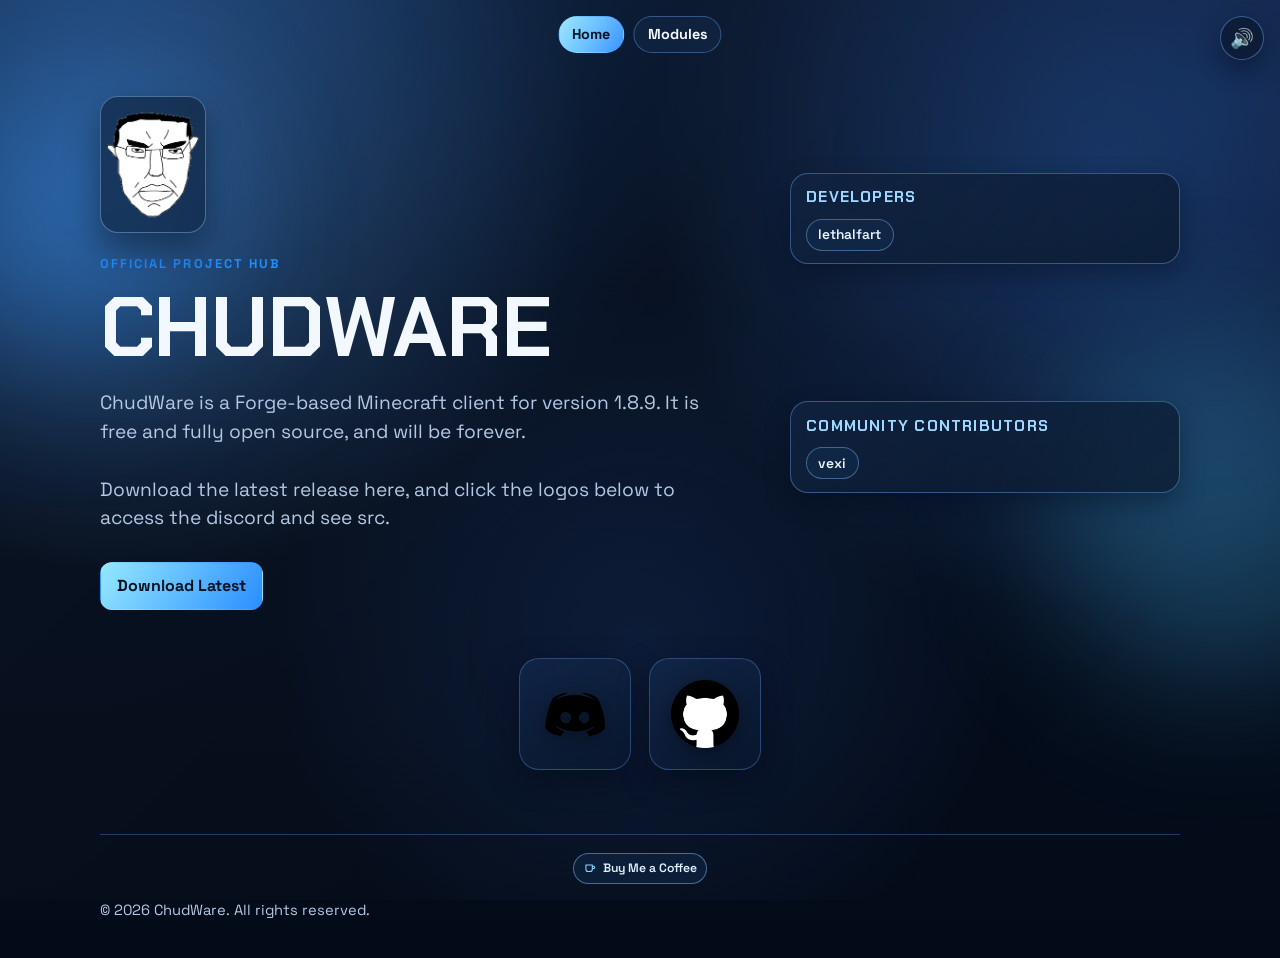
<file: index.html>
<!doctype html>
<html lang="en">
  <head>
    <meta charset="UTF-8" />
    <meta name="viewport" content="width=device-width, initial-scale=1.0" />
    <title>ChudWare</title>
    <meta
      name="description"
      content="Official ChudWare portal: download releases, join Discord, and explore source code."
    />
    <link rel="preconnect" href="https://fonts.googleapis.com" />
    <link rel="preconnect" href="https://fonts.gstatic.com" crossorigin />
    <link
      href="https://fonts.googleapis.com/css2?family=Chakra+Petch:wght@400;500;600;700&family=Space+Grotesk:wght@400;500;700&display=swap"
      rel="stylesheet"
    />
    <link rel="icon" type="image/png" href="favicon.png" />
    <link rel="stylesheet" href="styles.css" />
  </head>
  <body>
    <audio id="bg-music" loop autoplay playsinline preload="auto">
      <source src="background-music.mp3" type="audio/mpeg" />
    </audio>

    <button
      id="music-toggle"
      class="music-toggle"
      type="button"
      aria-label="Mute background music"
      title="Mute background music"
    >
      <span id="music-icon" aria-hidden="true">🔊</span>
    </button>

    <div class="bg-grid" aria-hidden="true"></div>
    <div class="rain" aria-hidden="true"></div>
    <div class="glow glow-one" aria-hidden="true"></div>
    <div class="glow glow-two" aria-hidden="true"></div>

    <header class="hero wrap">
      <nav class="tabs" aria-label="Primary">
        <a class="tab-link active" href="index.html">Home</a>
        <a class="tab-link" href="modules.html">Modules</a>
      </nav>
      <img class="logo" src="logo.png" alt="ChudWare logo" />
      <p class="eyebrow">Official Project Hub</p>
      <h1>ChudWare</h1>
      <p class="hero-copy">
        ChudWare is a Forge-based Minecraft client for version 1.8.9. It is free and
        fully open source, and will be forever.
      </p>
      <p class="hero-copy">
        Download the latest release here, and click the logos below to access the discord and see src.
      </p>
      <a id="primary-download" class="btn btn-primary" href="#" target="_blank" rel="noopener noreferrer">
        Download Latest
      </a>

      <div class="hero-side">
        <section class="devs-card" aria-label="Developers">
          <p class="devs-title">Developers</p>
          <div class="devs-list">
            <span class="dev-pill">lethalfart</span>
          </div>
        </section>

        <section class="devs-card" aria-label="Community Contributors">
          <p class="devs-title">Community Contributors</p>
          <div class="devs-list">
            <span class="dev-pill">vexi</span>
          </div>
        </section>
      </div>
    </header>

    <main class="wrap logo-links">
      <a class="logo-link" id="discord-logo-link" href="#" target="_blank" rel="noopener noreferrer" aria-label="Join ChudWare Discord">
        <img src="discord-black-icon-1.png" alt="Discord logo" />
      </a>
      <a class="logo-link" id="source-logo-link" href="#" target="_blank" rel="noopener noreferrer" aria-label="View ChudWare source code">
        <img src="sourcelogo.png" alt="Source code logo" />
      </a>
    </main>

    <footer class="wrap footer">
      <div class="footer-support">
        <a
          class="support-mini"
          href="https://buymeacoffee.com/lethalfart"
          target="_blank"
          rel="noopener noreferrer"
        >
          <svg class="support-mini-icon" viewBox="0 0 24 24" aria-hidden="true">
            <path d="M5 7h11v7a4 4 0 0 1-4 4H9a4 4 0 0 1-4-4V7Z" />
            <path d="M16 9h2a2 2 0 1 1 0 4h-2" />
          </svg>
          <span>Buy Me a Coffee</span>
        </a>
      </div>
      <p>© <span id="year"></span> ChudWare. All rights reserved.</p>
    </footer>

    <script src="script.js"></script>
  </body>
</html>
</file>
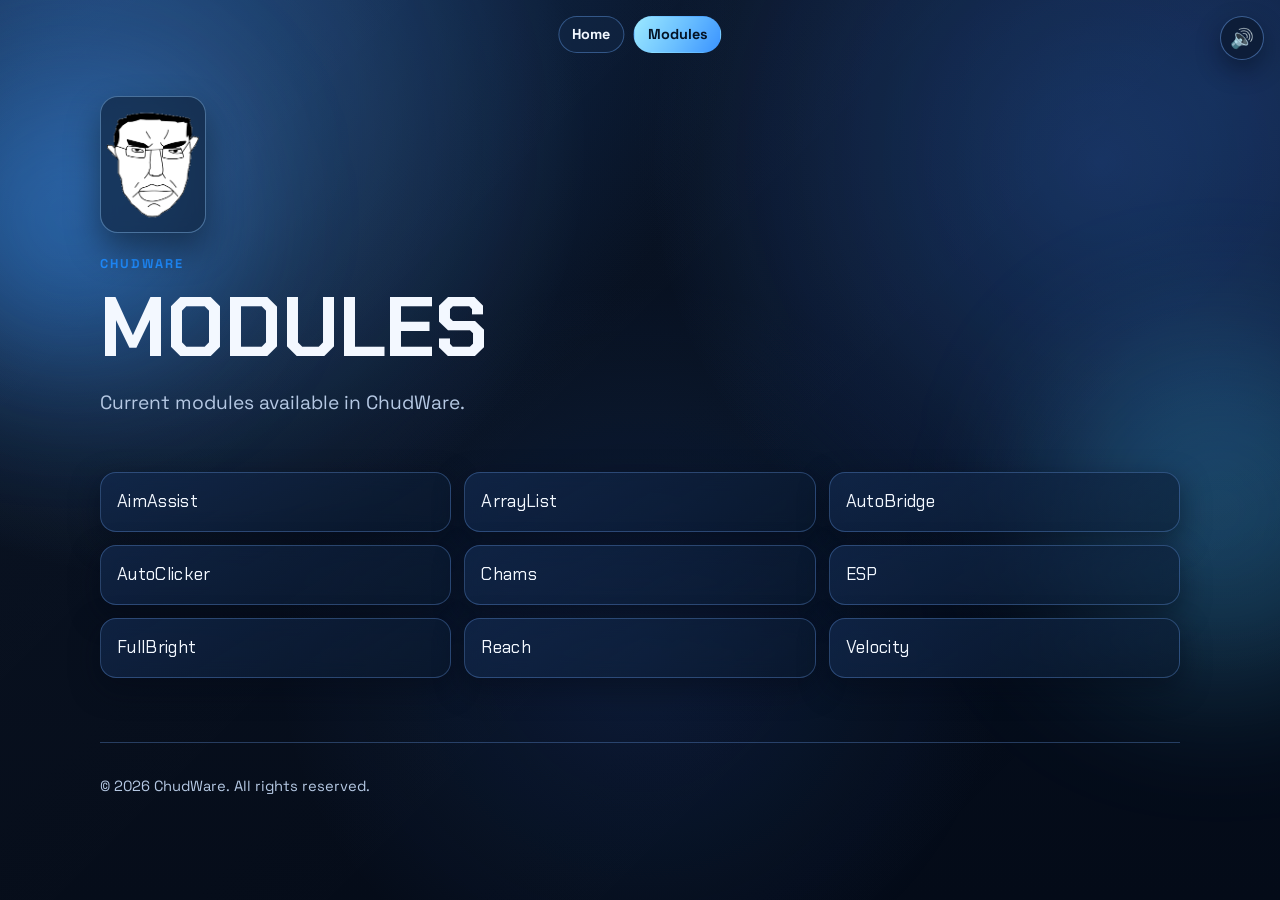
<file: modules.html>
<!doctype html>
<html lang="en">
  <head>
    <meta charset="UTF-8" />
    <meta name="viewport" content="width=device-width, initial-scale=1.0" />
    <title>ChudWare Modules</title>
    <meta
      name="description"
      content="ChudWare module list: AimAssist, AutoClicker, ESP, FullBright, and more."
    />
    <link rel="preconnect" href="https://fonts.googleapis.com" />
    <link rel="preconnect" href="https://fonts.gstatic.com" crossorigin />
    <link
      href="https://fonts.googleapis.com/css2?family=Chakra+Petch:wght@400;500;600;700&family=Space+Grotesk:wght@400;500;700&display=swap"
      rel="stylesheet"
    />
    <link rel="icon" type="image/png" href="favicon.png" />
    <link rel="stylesheet" href="styles.css" />
  </head>
  <body>
    <audio id="bg-music" loop autoplay playsinline preload="auto">
      <source src="background-music.mp3" type="audio/mpeg" />
    </audio>

    <button
      id="music-toggle"
      class="music-toggle"
      type="button"
      aria-label="Mute background music"
      title="Mute background music"
    >
      <span id="music-icon" aria-hidden="true">🔊</span>
    </button>

    <div class="bg-grid" aria-hidden="true"></div>
    <div class="rain" aria-hidden="true"></div>
    <div class="glow glow-one" aria-hidden="true"></div>
    <div class="glow glow-two" aria-hidden="true"></div>

    <header class="hero wrap modules-page">
      <nav class="tabs" aria-label="Primary">
        <a class="tab-link" href="index.html">Home</a>
        <a class="tab-link active" href="modules.html">Modules</a>
      </nav>
      <img class="logo" src="logo.png" alt="ChudWare logo" />
      <p class="eyebrow">ChudWare</p>
      <h1>Modules</h1>
      <p class="hero-copy">Current modules available in ChudWare.</p>
    </header>

    <main class="wrap modules-list" aria-label="Module list">
      <div class="module-chip">AimAssist</div>
      <div class="module-chip">ArrayList</div>
      <div class="module-chip">AutoBridge</div>
      <div class="module-chip">AutoClicker</div>
      <div class="module-chip">Chams</div>
      <div class="module-chip">ESP</div>
      <div class="module-chip">FullBright</div>
      <div class="module-chip">Reach</div>
      <div class="module-chip">Velocity</div>
    </main>

    <footer class="wrap footer">
      <p>© <span id="year"></span> ChudWare. All rights reserved.</p>
    </footer>

    <script src="script.js"></script>
  </body>
</html>
</file>
<file: styles.css>
:root {
  --bg: #061123;
  --bg-deep: #040b18;
  --panel: rgba(14, 30, 56, 0.68);
  --panel-border: rgba(116, 173, 255, 0.3);
  --text: #f3f8ff;
  --muted: #b5c8e3;
  --accent: #60d6ff;
  --accent-2: #1f8cff;
  --shadow: rgba(3, 10, 24, 0.5);
}

* {
  box-sizing: border-box;
}

body {
  margin: 0;
  min-height: 100vh;
  color: var(--text);
  background: radial-gradient(circle at 8% -10%, #103469 0%, transparent 42%),
    radial-gradient(circle at 95% 10%, #0f2143 0%, transparent 40%),
    linear-gradient(180deg, var(--bg) 0%, var(--bg-deep) 100%);
  font-family: "Space Grotesk", sans-serif;
  line-height: 1.5;
  overflow-x: hidden;
  position: relative;
}

.music-toggle {
  position: fixed;
  top: 1rem;
  right: 1rem;
  z-index: 10;
  width: 44px;
  height: 44px;
  border: 1px solid rgba(116, 173, 255, 0.45);
  border-radius: 999px;
  background: rgba(11, 25, 47, 0.75);
  color: var(--text);
  display: grid;
  place-items: center;
  cursor: pointer;
  font-size: 1.2rem;
  box-shadow: 0 10px 24px rgba(3, 10, 24, 0.45);
  backdrop-filter: blur(8px);
  transition: background-color 180ms ease, border-color 180ms ease, transform 180ms ease;
}

.music-toggle:hover {
  background: rgba(23, 49, 85, 0.9);
  border-color: #a6dbff;
  transform: translateY(-1px);
}

.music-toggle:focus-visible {
  outline: 2px solid #9ce9ff;
  outline-offset: 2px;
}

.bg-grid {
  position: fixed;
  inset: 0;
  background:
    radial-gradient(circle at 12% 16%, rgba(124, 190, 255, 0.26), transparent 32%),
    radial-gradient(circle at 86% 18%, rgba(72, 140, 255, 0.22), transparent 34%),
    radial-gradient(circle at 50% 72%, rgba(62, 118, 220, 0.14), transparent 40%),
    linear-gradient(135deg, rgba(255, 255, 255, 0.03), rgba(255, 255, 255, 0));
  filter: saturate(118%);
  opacity: 0.9;
  pointer-events: none;
  z-index: 0;
  animation: bg-drift 12s ease-in-out infinite alternate;
}

.rain {
  position: fixed;
  inset: 0;
  pointer-events: none;
  z-index: 0;
  overflow: hidden;
}

.rain-drop {
  position: absolute;
  top: -20%;
  width: 1px;
  height: 64px;
  background: linear-gradient(
    to bottom,
    rgba(255, 255, 255, 0),
    rgba(255, 255, 255, 0.85) 45%,
    rgba(255, 255, 255, 0)
  );
  opacity: 0.45;
  animation-name: drop-fall;
  animation-timing-function: linear;
  animation-iteration-count: infinite;
}

.glow {
  position: fixed;
  border-radius: 999px;
  filter: blur(70px);
  pointer-events: none;
  z-index: 0;
}

.glow-one {
  width: 280px;
  height: 280px;
  left: -70px;
  top: 80px;
  background: rgba(56, 150, 255, 0.4);
}

.glow-two {
  width: 340px;
  height: 340px;
  right: -110px;
  top: 340px;
  background: rgba(74, 194, 255, 0.25);
}

.wrap {
  width: min(1080px, 90vw);
  margin: 0 auto;
}

.hero {
  padding: 6rem 0 3rem;
  position: relative;
  z-index: 1;
}

.tabs {
  display: flex;
  gap: 0.55rem;
  margin-bottom: 1.15rem;
  position: fixed;
  top: 1rem;
  left: 50%;
  transform: translateX(-50%);
  z-index: 10;
}

.tab-link {
  text-decoration: none;
  color: var(--text);
  border: 1px solid rgba(110, 174, 255, 0.38);
  background: rgba(18, 40, 70, 0.62);
  padding: 0.42rem 0.82rem;
  border-radius: 999px;
  font-weight: 700;
  font-size: 0.9rem;
  transition: background-color 180ms ease, border-color 180ms ease, transform 180ms ease;
}

.tab-link:hover {
  transform: translateY(-1px);
  border-color: #a6dbff;
  background: rgba(32, 67, 113, 0.82);
}

.tab-link.active {
  color: #041326;
  border-color: transparent;
  background: linear-gradient(120deg, #9ce9ff, #6bc0ff 52%, #3a93ff);
}

.logo {
  width: clamp(72px, 9vw, 106px);
  height: auto;
  border-radius: 18px;
  border: 1px solid rgba(151, 206, 255, 0.4);
  box-shadow: 0 16px 34px rgba(0, 0, 0, 0.42);
  margin-bottom: 0.9rem;
  background: rgba(13, 29, 53, 0.6);
  padding: 0.35rem;
  backdrop-filter: blur(8px);
}

.eyebrow {
  margin: 0;
  color: var(--accent-2);
  text-transform: uppercase;
  letter-spacing: 0.16em;
  font-weight: 700;
  font-size: 0.8rem;
}

h1,
h2 {
  font-family: "Chakra Petch", sans-serif;
  line-height: 1.1;
  margin: 0;
}

h1 {
  margin-top: 0.5rem;
  font-size: clamp(2.4rem, 10vw, 5.2rem);
  text-transform: uppercase;
}

.hero-copy {
  max-width: 640px;
  color: var(--muted);
  margin: 1rem 0 1.8rem;
  font-size: clamp(1rem, 2.4vw, 1.2rem);
}

.hero-side {
  margin-top: 1.15rem;
  display: grid;
  grid-template-columns: 1fr;
  gap: 0.9rem;
}

.devs-card {
  padding: 0.78rem 0.95rem;
  border: 1px solid rgba(116, 173, 255, 0.4);
  border-radius: 18px;
  background: linear-gradient(146deg, rgba(16, 35, 64, 0.85), rgba(10, 24, 44, 0.7));
  box-shadow: 0 10px 24px rgba(3, 10, 24, 0.35);
  backdrop-filter: blur(8px);
}

.devs-title {
  margin: 0;
  font-family: "Chakra Petch", sans-serif;
  font-size: 0.95rem;
  font-weight: 700;
  letter-spacing: 0.08em;
  text-transform: uppercase;
  color: #9ed7ff;
}

.devs-list {
  margin-top: 0.6rem;
  display: flex;
  flex-wrap: wrap;
  gap: 0.5rem;
}

.dev-pill {
  display: inline-flex;
  align-items: center;
  min-height: 30px;
  padding: 0.3rem 0.7rem;
  border-radius: 999px;
  border: 1px solid rgba(142, 198, 255, 0.4);
  background: rgba(18, 42, 74, 0.7);
  color: #e8f3ff;
  font-size: 0.86rem;
  font-weight: 600;
}

.support-mini {
  display: inline-flex;
  align-items: center;
  gap: 0.36rem;
  text-decoration: none;
  color: #dff3ff;
  padding: 0.34rem 0.56rem;
  border-radius: 999px;
  border: 1px solid rgba(145, 205, 255, 0.45);
  background: rgba(16, 37, 66, 0.66);
  font-size: 0.76rem;
  font-weight: 600;
  transition: transform 180ms ease, border-color 180ms ease, background-color 180ms ease;
}

.support-mini:hover {
  transform: translateY(-1px);
  border-color: #b8e5ff;
  background: rgba(28, 58, 99, 0.86);
}

.support-mini-icon {
  width: 14px;
  height: 14px;
  stroke: #86daff;
  stroke-width: 1.8;
  fill: none;
  stroke-linecap: round;
  stroke-linejoin: round;
}

.logo-links {
  display: flex;
  align-items: center;
  justify-content: center;
  gap: 1.1rem;
  padding-bottom: 4rem;
  flex-wrap: wrap;
  position: relative;
  z-index: 1;
}

.modules-page {
  padding-bottom: 1.6rem;
}

.modules-list {
  position: relative;
  z-index: 1;
  display: grid;
  grid-template-columns: repeat(3, minmax(0, 1fr));
  gap: 0.8rem;
  padding-bottom: 4rem;
}

.module-chip {
  background: linear-gradient(148deg, rgba(18, 41, 78, 0.74), rgba(10, 26, 48, 0.56));
  border: 1px solid var(--panel-border);
  border-radius: 16px;
  box-shadow: 0 10px 28px var(--shadow);
  backdrop-filter: blur(10px);
  padding: 1rem;
  font-family: "Chakra Petch", sans-serif;
  font-size: 1.08rem;
  letter-spacing: 0.02em;
}

.logo-link {
  width: 112px;
  height: 112px;
  display: grid;
  place-items: center;
  text-decoration: none;
  background: linear-gradient(148deg, rgba(18, 41, 78, 0.74), rgba(10, 26, 48, 0.56));
  border: 1px solid var(--panel-border);
  border-radius: 20px;
  box-shadow: 0 10px 28px var(--shadow);
  backdrop-filter: blur(10px);
  transition: transform 220ms ease, border-color 220ms ease, box-shadow 220ms ease;
}

.logo-link:hover {
  transform: translateY(-4px) scale(1.03);
  border-color: #a6dbff;
  box-shadow: 0 14px 32px rgba(10, 26, 48, 0.65);
}

.logo-link img {
  width: 62%;
  height: 62%;
  object-fit: contain;
  filter: drop-shadow(0 6px 12px rgba(0, 0, 0, 0.4));
}

.btn {
  display: inline-block;
  text-decoration: none;
  color: var(--text);
  background: rgba(24, 49, 84, 0.8);
  border: 1px solid rgba(110, 174, 255, 0.42);
  border-radius: 12px;
  padding: 0.7rem 1rem;
  font-weight: 700;
  width: fit-content;
  transition: transform 180ms ease, border-color 180ms ease, background-color 180ms ease;
}

.btn:hover {
  transform: translateY(-2px);
  border-color: #a6dbff;
  background: rgba(34, 67, 112, 0.95);
}

.btn-primary {
  background: linear-gradient(120deg, #95e7ff, #59b7ff 55%, #2b8eff);
  border-color: transparent;
  color: #03101f;
}

.btn-primary:hover {
  background: linear-gradient(120deg, #b5f0ff, #76c5ff 55%, #4ba0ff);
}

.footer {
  border-top: 1px solid var(--panel-border);
  padding: 1.1rem 0 1.4rem;
  color: var(--muted);
  font-size: 0.92rem;
  position: relative;
  z-index: 1;
}

.footer-support {
  margin-bottom: 0.6rem;
  display: flex;
  justify-content: center;
}

@keyframes rise {
  to {
    opacity: 1;
    transform: translateY(0);
  }
}

@keyframes drop-fall {
  from {
    transform: translate3d(0, -120%, 0);
  }
  to {
    transform: translate3d(0, 230vh, 0);
  }
}

@keyframes bg-drift {
  from {
    transform: translate3d(0, 0, 0) scale(1);
  }
  to {
    transform: translate3d(0, -1.2%, 0) scale(1.04);
  }
}

@media (max-width: 900px) {
  .hero {
    padding-top: 4rem;
  }

  .modules-list {
    grid-template-columns: 1fr;
  }

  .hero-side {
    grid-template-columns: 1fr;
  }

  .hero-side .devs-card + .devs-card {
    margin-left: 0;
  }

  .support-mini {
    font-size: 0.74rem;
  }
}

@media (min-width: 901px) {
  .hero {
    padding-right: min(38vw, 420px);
  }

  .hero-side {
    position: absolute;
    top: 10.8rem;
    right: 0;
    width: min(33vw, 390px);
    height: 320px;
    margin-top: 0;
    display: flex;
    flex-direction: column;
    justify-content: space-between;
    align-items: stretch;
    gap: 0;
  }

  .hero-side .devs-card {
    width: 100%;
    flex: 0 0 auto;
  }

  .hero-side .devs-card + .devs-card {
    margin-left: 0;
  }
}
</file>
